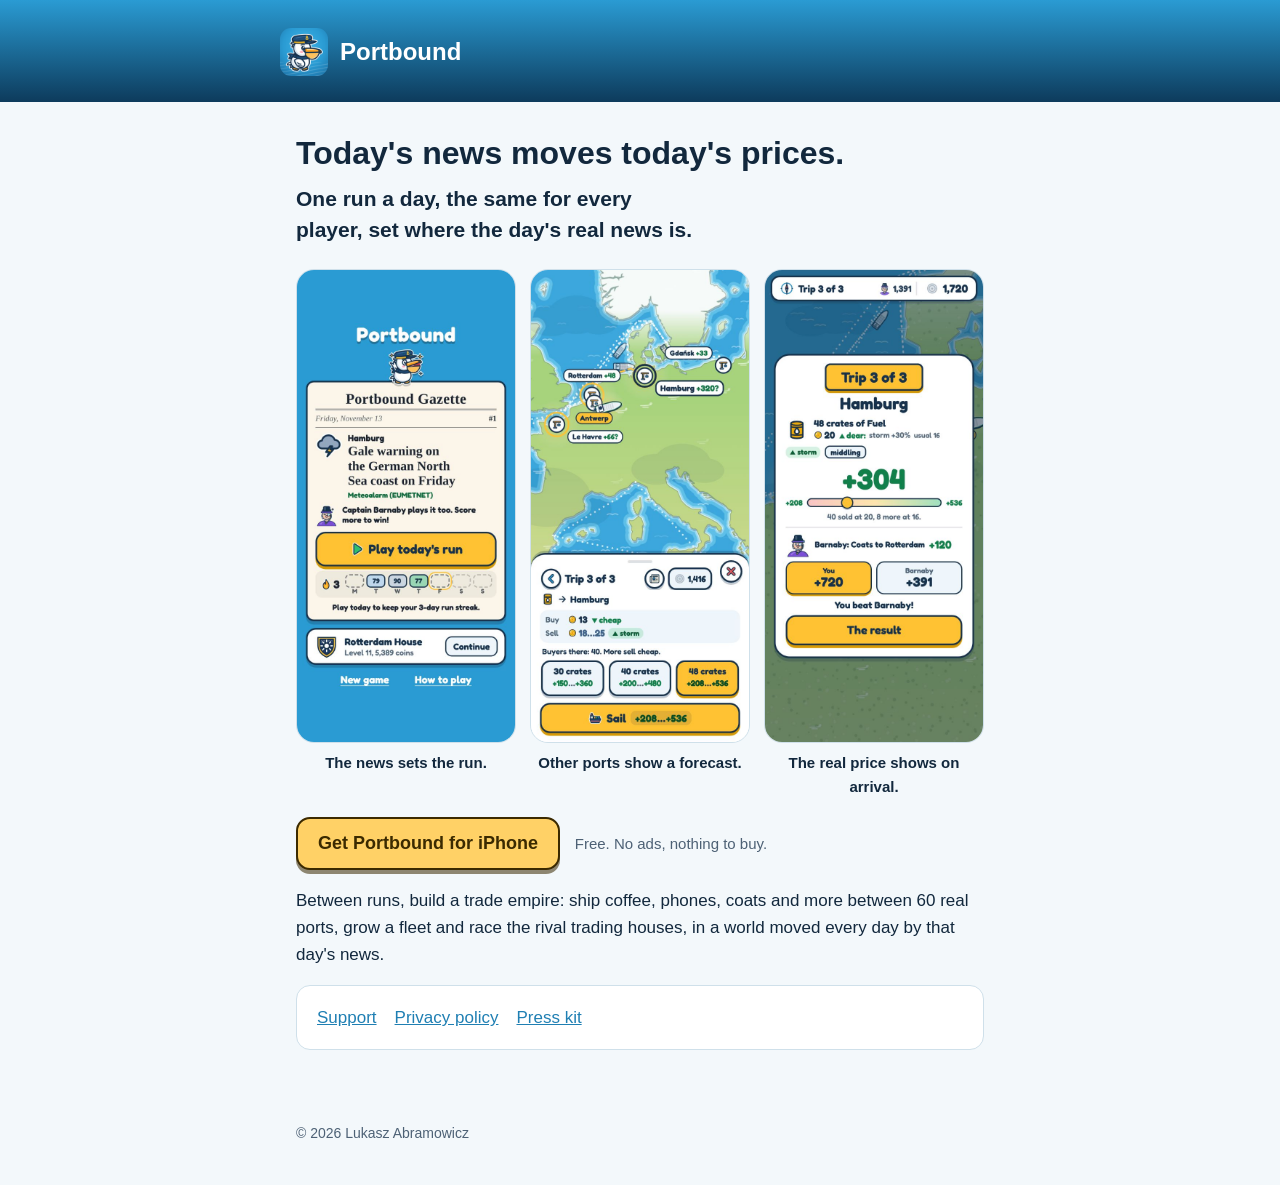
<file: docs/index.html>
<!doctype html>
<html lang="en">
<head>
<meta charset="utf-8">
<meta name="viewport" content="width=device-width, initial-scale=1, viewport-fit=cover">
<title>Portbound</title>
<meta name="description" content="Today's news moves today's prices. One run a day, the same for every player, set where the day's real news is.">
<!-- the link's card in chats (round 14, Move 4); the address moves with the site's own domain -->
<meta property="og:type" content="website">
<meta property="og:site_name" content="Portbound">
<meta property="og:title" content="Portbound">
<meta property="og:description" content="Today's news moves today's prices. One run a day, the same for everyone.">
<meta property="og:url" content="https://cloudbite-eu.github.io/portbound/">
<meta property="og:image" content="https://cloudbite-eu.github.io/portbound/img/og.jpg">
<meta property="og:image:width" content="1200">
<meta property="og:image:height" content="630">
<meta property="og:image:alt" content="Portbound: today's run on an iPhone">
<meta name="twitter:card" content="summary_large_image">
<!-- Safari's Smart App Banner (from the App Store release) -->
<meta name="apple-itunes-app" content="app-id=6832214671">
<link rel="icon" href="icon.png">
<link rel="apple-touch-icon" href="apple-touch-icon.png">
<link rel="stylesheet" href="style.css">
</head>
<body>
<header><a class="name" href="./"><img src="icon.png" alt="">Portbound</a></header>
<main>
  <!-- a shared score (version 1.1's share line ends with this page's address and ?n=<the run's number>&s=<the score>):
       the dare, the run it was, and where to get the game. Nothing but those two numbers comes with the link. -->
  <section class="dare card" id="dare" hidden>
    <p class="dare-say" id="dare-say"></p>
    <p class="dare-run" id="dare-run"></p>
    <p class="dare-head" id="dare-head" hidden></p>
    <p class="dare-then" id="dare-then"></p>
    <a class="store" href="https://apps.apple.com/app/id6832214671">Get Portbound for iPhone</a>
    <p class="muted dare-free">Free. No ads, nothing to buy.</p>
  </section>

  <h1>Today's news moves today's prices.</h1>
  <p class="lead">One run a day, the same for every player, set where the day's real news is.</p>

  <section class="today card" id="today" hidden>
    <p class="today-no" id="today-no"></p>
    <p class="today-where" id="today-where"></p>
    <p class="today-head" id="today-head"></p>
    <p class="today-src" id="today-src"></p>
  </section>

  <div class="shots">
    <figure><img src="img/run-1.jpg" width="600" height="1298" alt="The game's front page: today's headline and its source, the day's captain and the button Play today's run"><figcaption>The news sets the run.</figcaption></figure>
    <figure><img src="img/run-2.jpg" width="600" height="1298" alt="A trip to a port the ship has not seen: the price there as a range, the news as an arrow, each count of crates from worst to best"><figcaption>Other ports show a forecast.</figcaption></figure>
    <figure><img src="img/run-3.jpg" width="600" height="1298" alt="The card on arrival: the real price, how strong the news was, the profit within its forecast and the race with the day's captain"><figcaption>The real price shows on arrival.</figcaption></figure>
  </div>

  <p class="avail" id="get"><a class="store" href="https://apps.apple.com/app/id6832214671">Get Portbound for iPhone</a> <span class="muted">Free. No ads, nothing to buy.</span></p>
  <p>Between runs, build a trade empire: ship coffee, phones, coats and more between 60 real ports, grow a fleet and
  race the rival trading houses, in a world moved every day by that day's news.</p>
  <div class="card">
    <nav><a href="support.html">Support</a><a href="privacy.html">Privacy policy</a><a href="press.html">Press kit</a></nav>
  </div>
</main>
<footer>© 2026 Lukasz Abramowicz</footer>
<script>
// The world's day (version 1.1: the game's date is the UTC date, the same for every player) and its run's number;
// today's run from today's day file (the same file every player's game reads): where it is and the news that set it.
// A shared score (?n=<the run's number>&s=<the score>, whole numbers, nothing else read): the dare over the page.
(function () {
  var DAY1 = Date.UTC(2026, 10, 16);   // run #1: the launch day, 16 November 2026
  var iso = function (ms) { return new Date(ms).toISOString().slice(0, 10); };
  var now = new Date(), today = iso(Date.UTC(now.getUTCFullYear(), now.getUTCMonth(), now.getUTCDate()));
  var noOf = function (date) { var p = date.split('-'); return Math.max(1, Math.round((Date.UTC(+p[0], +p[1] - 1, +p[2]) - DAY1) / 864e5) + 1); };
  var dateOf = function (no) { return iso(DAY1 + (no - 1) * 864e5); };
  var get = function (u) { return fetch(u, { cache: 'no-cache' }).then(function (r) { return r.ok ? r.json() : null; }).catch(function () { return null; }); };
  var places = get('places.json');
  // a day's lead: its headline, its source, its region; null with no final file or no headline
  var leadOf = function (date) {
    return Promise.all([get('days/' + date + '.json'), places]).then(function (a) {
      var f = a[0], P = a[1];
      if (!f || f.date !== date || !(f.final === true || f.model >= 2) || !P || !Array.isArray(f.events) || !f.events.length) return null;
      var e = f.events.filter(function (x) { return x.lead === true; })[0] || f.events[0];
      var h = typeof e.h === 'string' ? e.h : (e.h && e.h.en) || '';
      var region = e.region && P.regions[e.region] ? P.regions[e.region] : null;
      var place = e.port || e.b || null;
      if (!region && place && P.ports[place]) region = P.regions[P.ports[place][1]];
      return h ? { h: h, src: e.src || '', region: region } : null;
    });
  };
  var set = function (id, text) { var n = document.getElementById(id); n.textContent = text; return n; };
  leadOf(today).then(function (L) {
    if (!L) return;
    set('today-no', 'Portbound #' + noOf(today));
    set('today-where', L.region ? "Today's run: " + L.region : "Today's run");
    set('today-head', L.h);
    set('today-src', L.src ? 'Source: ' + L.src : '');
    document.getElementById('today').hidden = false;
  });
  // the dare
  var q = /^\?(?:.*&)?n=(\d{1,5})(?:&|$)/.exec(location.search), q2 = /[?&]s=(\d{1,3})(?:&|$)/.exec(location.search);
  var n = q ? parseInt(q[1], 10) : 0, s = q2 ? parseInt(q2[1], 10) : -1;
  if (!(n >= 1 && s >= 0 && s <= 100)) return;
  var nowNo = noOf(today), live = n === nowNo && Date.UTC(now.getUTCFullYear(), now.getUTCMonth(), now.getUTCDate()) >= DAY1;
  if (n > nowNo + 1) return;   // (a run that has not been: no dare)
  set('dare-say', 'I scored ' + s + '. Beat me.');
  set('dare-run', 'Portbound #' + n + (live ? ", today's run: three trips, a score out of 100." : ': three trips, a score out of 100.'));
  var ends = new Date(Date.UTC(now.getUTCFullYear(), now.getUTCMonth(), now.getUTCDate() + 1)), hm = String(ends.getHours()).padStart(2, '0') + ':' + String(ends.getMinutes()).padStart(2, '0');
  set('dare-then', live ? 'It is the same run for you, open until ' + hm + ' on your clock.' : 'That run is over. Every day brings a new one, the same for every player.');
  document.getElementById('dare').hidden = false;
  document.title = 'Portbound #' + n + ': ' + s + '/100. Beat me.';
  leadOf(dateOf(n)).then(function (L) { if (L) set('dare-head', L.h).hidden = false; });
})();
</script>
</body>
</html>
</file>
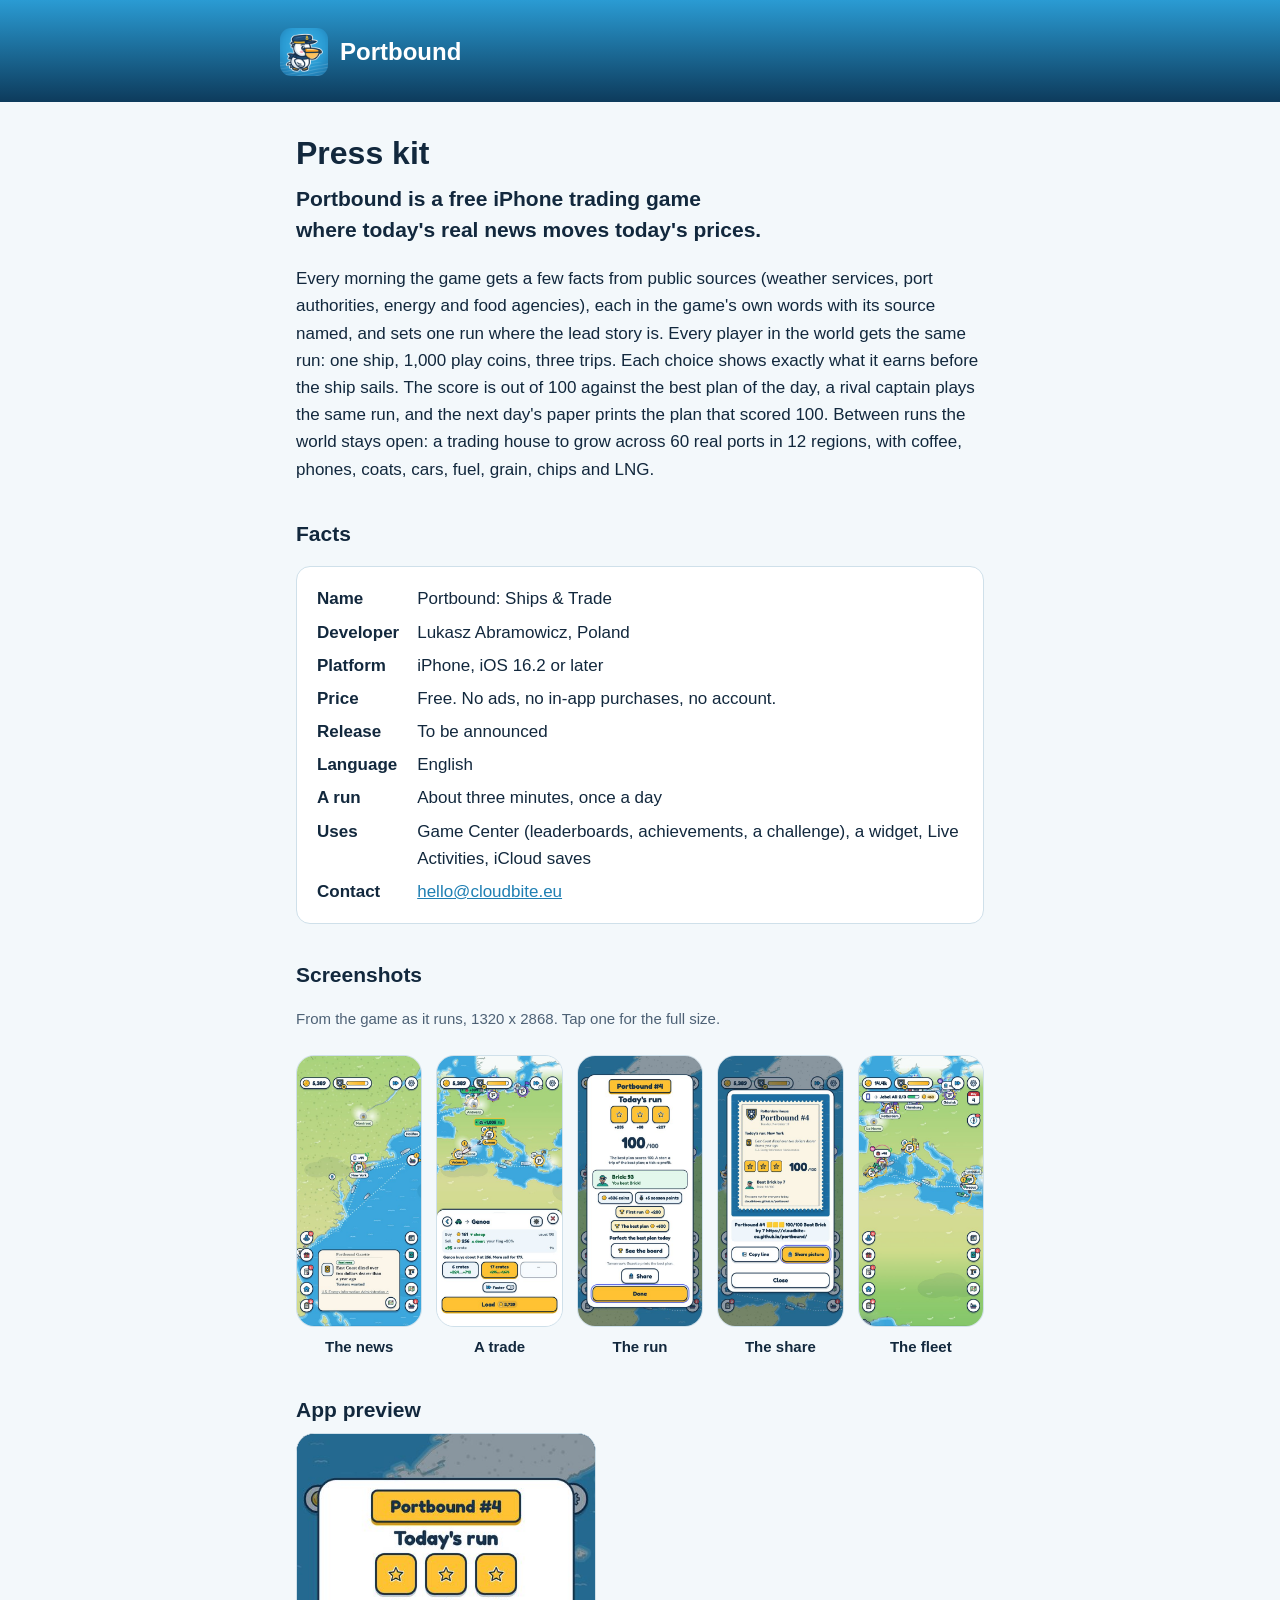
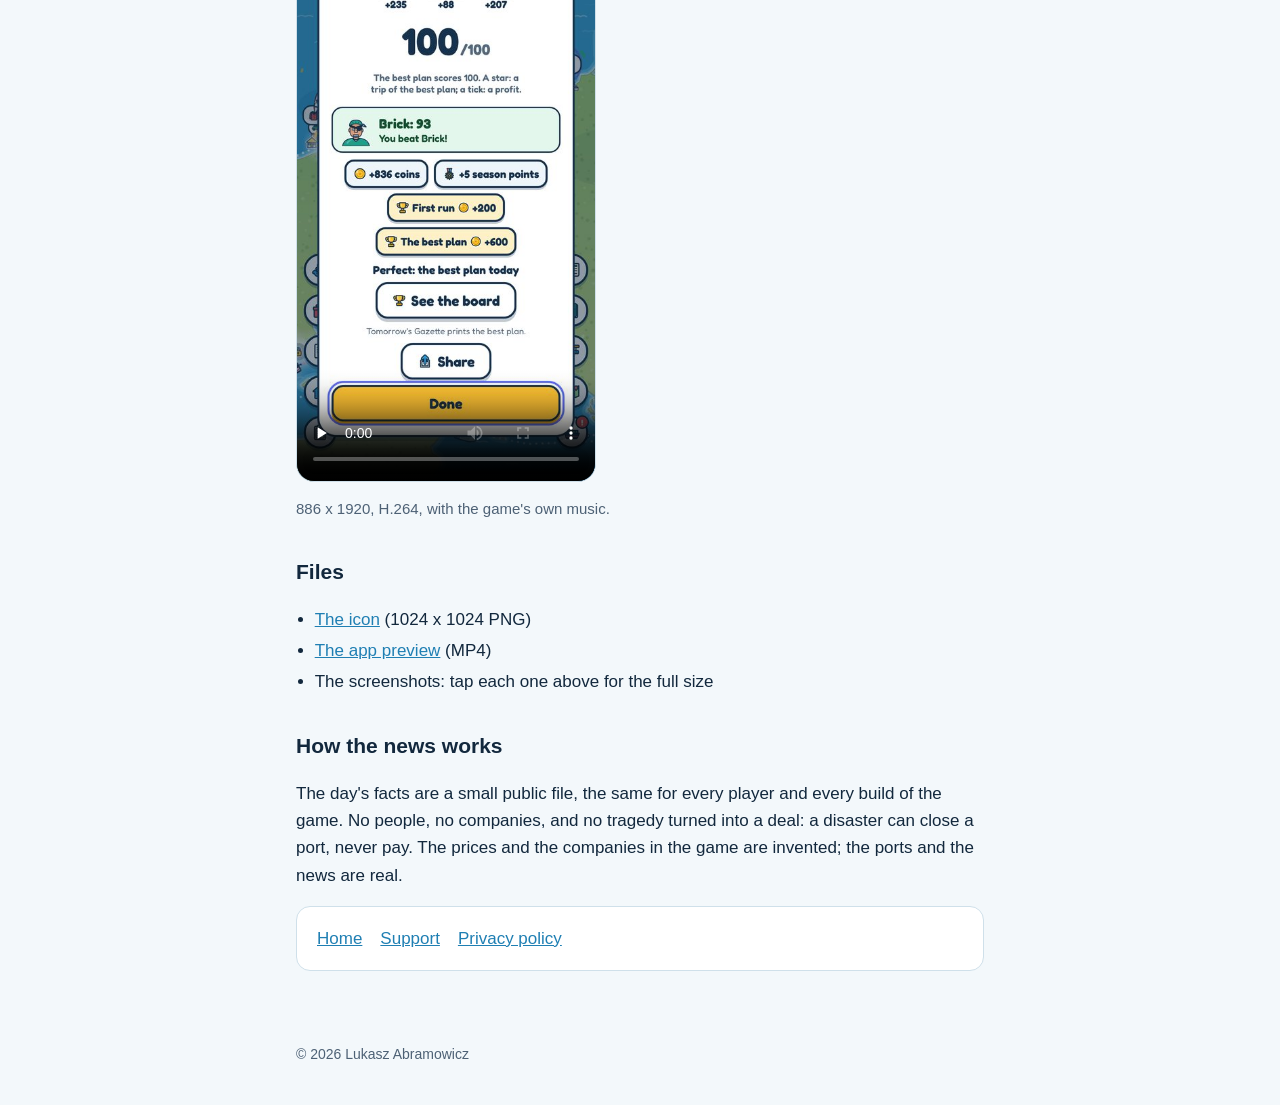
<file: docs/press.html>
<!doctype html>
<html lang="en">
<head>
<meta charset="utf-8">
<meta name="viewport" content="width=device-width, initial-scale=1, viewport-fit=cover">
<title>Press kit · Portbound</title>
<meta name="description" content="Portbound for the press: the pitch, the facts, screenshots, the icon and the app preview.">
<link rel="icon" href="icon.png">
<link rel="apple-touch-icon" href="apple-touch-icon.png">
<link rel="stylesheet" href="style.css">
<style>
  .facts { display: grid; grid-template-columns: max-content minmax(0, 1fr); gap: 6px 18px; margin: 0; }
  .facts dt { font-weight: 700; }
  .facts dd { margin: 0; min-width: 0; }
  .files { padding-left: 1.1em; }
  .files li { margin: 4px 0; }
  .press-shots { grid-template-columns: repeat(5, minmax(0, 1fr)); }
  @media (max-width: 720px) { .press-shots { grid-template-columns: repeat(3, minmax(0, 1fr)); } }
  video { width: min(100%, 300px); height: auto; border-radius: 18px; border: 1px solid var(--line); display: block; background: var(--deep); }
</style>
</head>
<body>
<header><a class="name" href="./"><img src="icon.png" alt="">Portbound</a></header>
<main>
  <h1>Press kit</h1>
  <p class="lead">Portbound is a free iPhone trading game where today's real news moves today's prices.</p>
  <p>Every morning the game gets a few facts from public sources (weather services, port authorities, energy and food
  agencies), each in the game's own words with its source named, and sets one run where the lead story is. Every
  player in the world gets the same run: one ship, 1,000 play coins, three trips. Each choice shows exactly what it
  earns before the ship sails. The score is out of 100 against the best plan of the day, a rival captain plays the same
  run, and the next day's paper prints the plan that scored 100. Between runs the world stays open: a trading house to
  grow across 60 real ports in 12 regions, with coffee, phones, coats, cars, fuel, grain, chips and LNG.</p>

  <h2>Facts</h2>
  <div class="card">
    <dl class="facts">
      <dt>Name</dt><dd>Portbound: Ships &amp; Trade</dd>
      <dt>Developer</dt><dd>Lukasz Abramowicz, Poland</dd>
      <dt>Platform</dt><dd>iPhone, iOS 16.2 or later</dd>
      <dt>Price</dt><dd>Free. No ads, no in-app purchases, no account.</dd>
      <dt>Release</dt><dd id="release">To be announced</dd>
      <dt>Language</dt><dd>English</dd>
      <dt>A run</dt><dd>About three minutes, once a day</dd>
      <dt>Uses</dt><dd>Game Center (leaderboards, achievements, a challenge), a widget, Live Activities, iCloud saves</dd>
      <dt>Contact</dt><dd><a href="mailto:hello@cloudbite.eu">hello@cloudbite.eu</a></dd>
    </dl>
  </div>

  <h2>Screenshots</h2>
  <p class="muted">From the game as it runs, 1320 x 2868. Tap one for the full size.</p>
  <div class="shots press-shots">
    <figure><a href="press/1-paper.png"><img src="press/1-paper-small.jpg" width="440" height="956" alt="The day's paper: a real headline lit on the map"></a><figcaption>The news</figcaption></figure>
    <figure><a href="press/2-sail.png"><img src="press/2-sail-small.jpg" width="440" height="956" alt="A ship's trade: how many crates, and what each choice earns"></a><figcaption>A trade</figcaption></figure>
    <figure><a href="press/3-result.png"><img src="press/3-result-small.jpg" width="440" height="956" alt="Today's run: the score out of 100 against the day's captain"></a><figcaption>The run</figcaption></figure>
    <figure><a href="press/4-share.png"><img src="press/4-share-small.jpg" width="440" height="956" alt="The share card of a run"></a><figcaption>The share</figcaption></figure>
    <figure><a href="press/5-fleet.png"><img src="press/5-fleet-small.jpg" width="440" height="956" alt="A fleet across four regions of the world map"></a><figcaption>The fleet</figcaption></figure>
  </div>

  <h2>App preview</h2>
  <video src="press/preview.mp4" controls playsinline preload="none" poster="press/3-result-small.jpg" width="443" height="960"></video>
  <p class="muted">886 x 1920, H.264, with the game's own music.</p>

  <h2>Files</h2>
  <ul class="files">
    <li><a href="press/icon-1024.png">The icon</a> (1024 x 1024 PNG)</li>
    <li><a href="press/preview.mp4">The app preview</a> (MP4)</li>
    <li>The screenshots: tap each one above for the full size</li>
  </ul>

  <h2>How the news works</h2>
  <p>The day's facts are a small public file, the same for every player and every build of the game. No people, no
  companies, and no tragedy turned into a deal: a disaster can close a port, never pay. The prices and the companies in
  the game are invented; the ports and the news are real.</p>

  <div class="card">
    <nav><a href="./">Home</a><a href="support.html">Support</a><a href="privacy.html">Privacy policy</a></nav>
  </div>
</main>
<footer>© 2026 Lukasz Abramowicz</footer>
</body>
</html>
</file>
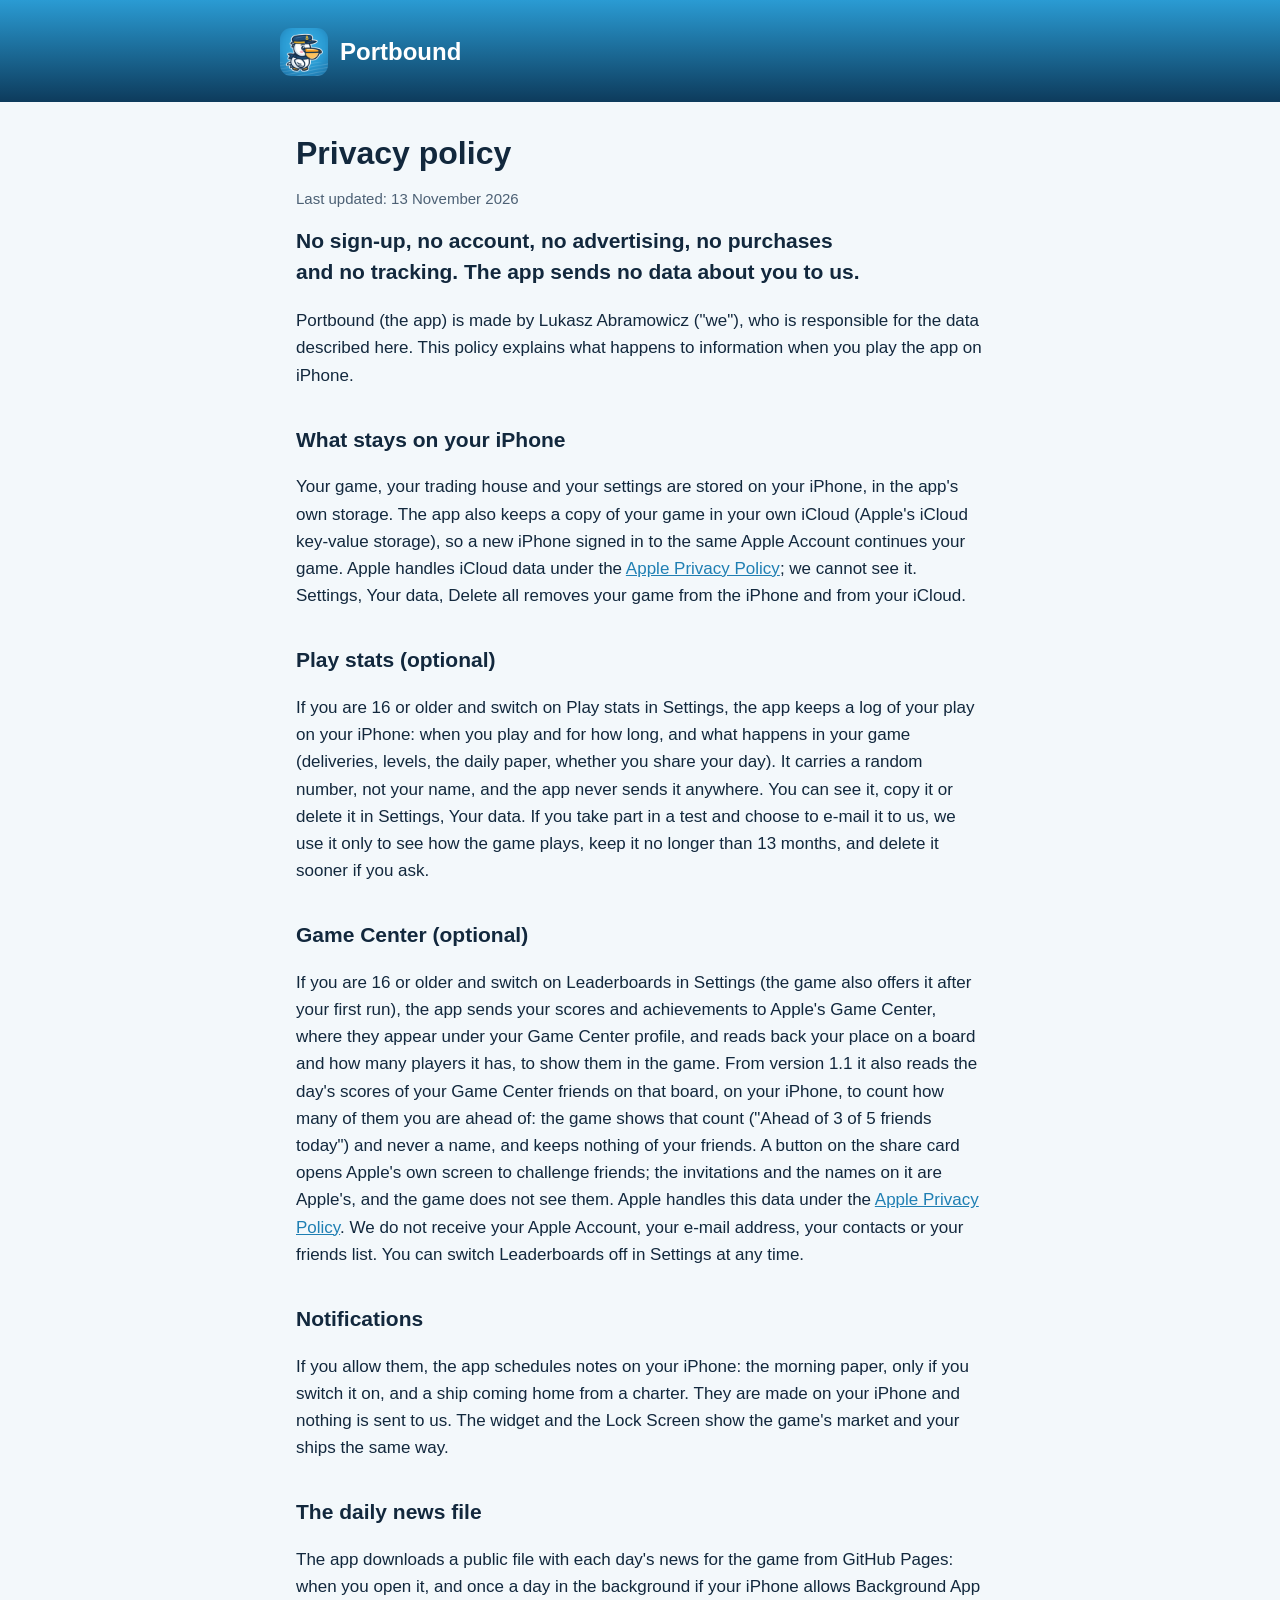
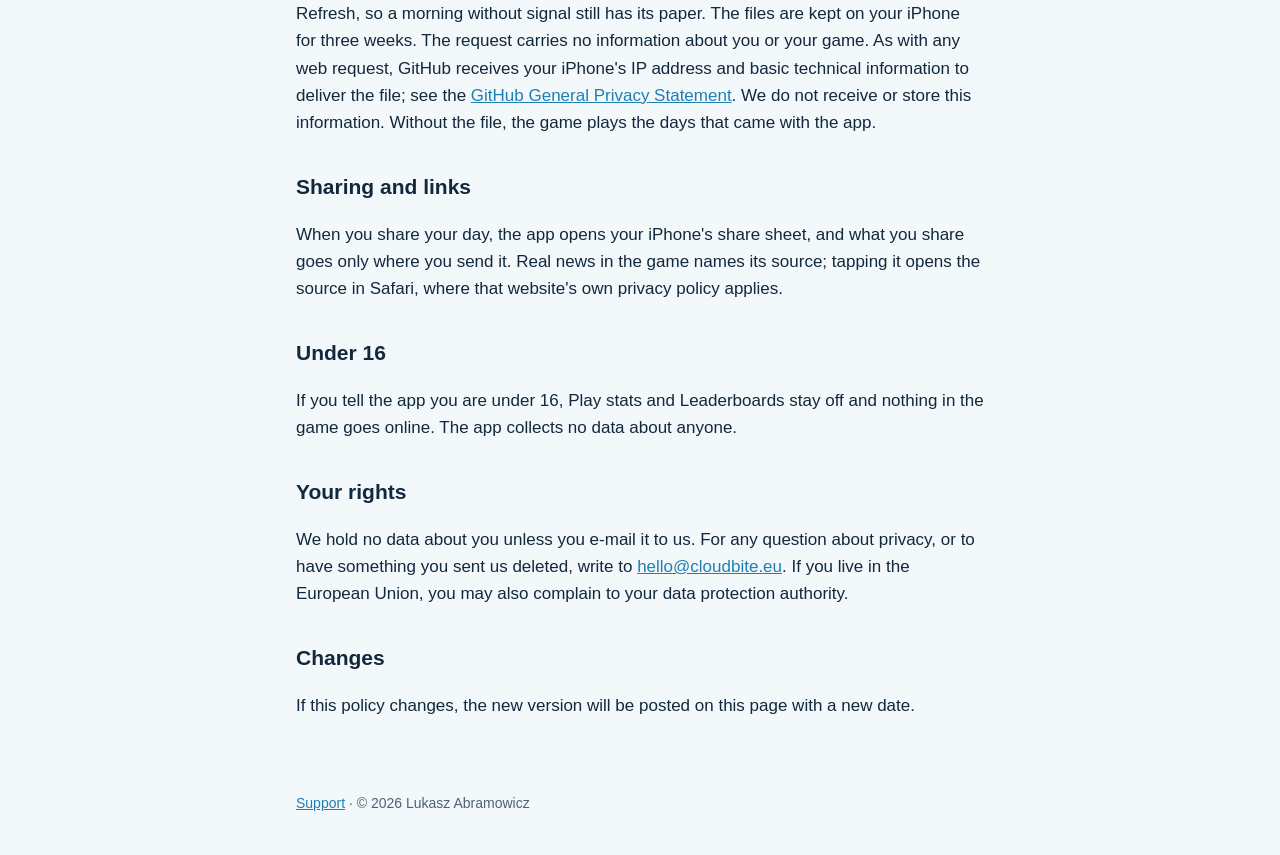
<file: docs/privacy.html>
<!doctype html>
<html lang="en">
<head>
<meta charset="utf-8">
<meta name="viewport" content="width=device-width, initial-scale=1, viewport-fit=cover">
<title>Privacy policy · Portbound</title>
<link rel="icon" href="icon.png">
<link rel="apple-touch-icon" href="apple-touch-icon.png">
<link rel="stylesheet" href="style.css">
</head>
<body>
<header><a class="name" href="./"><img src="icon.png" alt="">Portbound</a></header>
<main>
  <h1>Privacy policy</h1>
  <p class="muted">Last updated: 13 November 2026</p>
  <p class="lead">No sign-up, no account, no advertising, no purchases and no tracking. The app sends no data about
  you to us.</p>
  <p>Portbound (the app) is made by Lukasz Abramowicz ("we"), who is responsible for the data described here. This
  policy explains what happens to information when you play the app on iPhone.</p>

  <h2>What stays on your iPhone</h2>
  <p>Your game, your trading house and your settings are stored on your iPhone, in the app's own storage.
  The app also keeps a copy of your game in your own iCloud (Apple's iCloud key-value storage), so a new iPhone signed
  in to the same Apple Account continues your game. Apple handles iCloud data under the
  <a href="https://www.apple.com/legal/privacy/">Apple Privacy Policy</a>; we cannot see it. Settings, Your data,
  Delete all removes your game from the iPhone and from your iCloud.</p>

  <h2>Play stats (optional)</h2>
  <p>If you are 16 or older and switch on Play stats in Settings, the app keeps a log of your play on your iPhone: when
  you play and for how long, and what happens in your game (deliveries, levels, the daily paper, whether you share
  your day). It carries a random number, not your
  name, and the app never sends it anywhere. You can see it, copy it or delete it in Settings, Your data. If you take
  part in a test and choose to e-mail it to us, we use it only to see how the game plays, keep it no longer than 13
  months, and delete it sooner if you ask.</p>

  <h2>Game Center (optional)</h2>
  <p>If you are 16 or older and switch on Leaderboards in Settings (the game also offers it after your first run), the
  app sends your scores and achievements to Apple's Game Center, where they appear under your Game Center profile, and
  reads back your place on a board and how many players it has, to show them in the game. From version 1.1 it also
  reads the day's scores of your Game Center friends on that board, on your iPhone, to count how many of them you are
  ahead of: the game shows that count ("Ahead of 3 of 5 friends today") and never a name, and keeps nothing of your
  friends. A button on the share card opens Apple's own screen to challenge friends; the invitations and the names on
  it are Apple's, and the game does not see them. Apple handles this data
  under the <a href="https://www.apple.com/legal/privacy/">Apple Privacy Policy</a>. We do not receive your Apple
  Account, your e-mail address, your contacts or your friends list. You can switch Leaderboards off in Settings at any
  time.</p>

  <h2>Notifications</h2>
  <p>If you allow them, the app schedules notes on your iPhone: the morning paper, only if you switch it on, and a ship
  coming home from a charter. They are made on your iPhone and nothing is sent to us. The widget and the Lock Screen
  show the game's market and your ships the same way.</p>

  <h2>The daily news file</h2>
  <p>The app downloads a public file with each day's news for the game from GitHub Pages: when you open it, and
  once a day in the background if your iPhone allows Background App Refresh, so a morning without signal still has its
  paper. The files are kept on your iPhone for three weeks. The request carries no information about you or your
  game. As with any web request, GitHub receives your iPhone's IP address and
  basic technical information to deliver the file; see the
  <a href="https://docs.github.com/en/site-policy/privacy-policies/github-general-privacy-statement">GitHub General
  Privacy Statement</a>. We do not receive or store this information. Without the file, the game plays the days that
  came with the app.</p>

  <h2>Sharing and links</h2>
  <p>When you share your day, the app opens your iPhone's share sheet, and what you share goes only where you send it.
  Real news in the game names its source; tapping it opens the source in Safari, where that website's own privacy
  policy applies.</p>

  <h2>Under 16</h2>
  <p>If you tell the app you are under 16, Play stats and Leaderboards stay off and nothing in the game goes online.
  The app collects no data about anyone.</p>

  <h2>Your rights</h2>
  <p>We hold no data about you unless you e-mail it to us. For any question about privacy, or to have something you
  sent us deleted, write to <a href="mailto:hello@cloudbite.eu">hello@cloudbite.eu</a>. If you live in the European
  Union, you may also complain to your data protection authority.</p>

  <h2>Changes</h2>
  <p>If this policy changes, the new version will be posted on this page with a new date.</p>
</main>
<footer><a href="support.html">Support</a> · © 2026 Lukasz Abramowicz</footer>
</body>
</html>
</file>
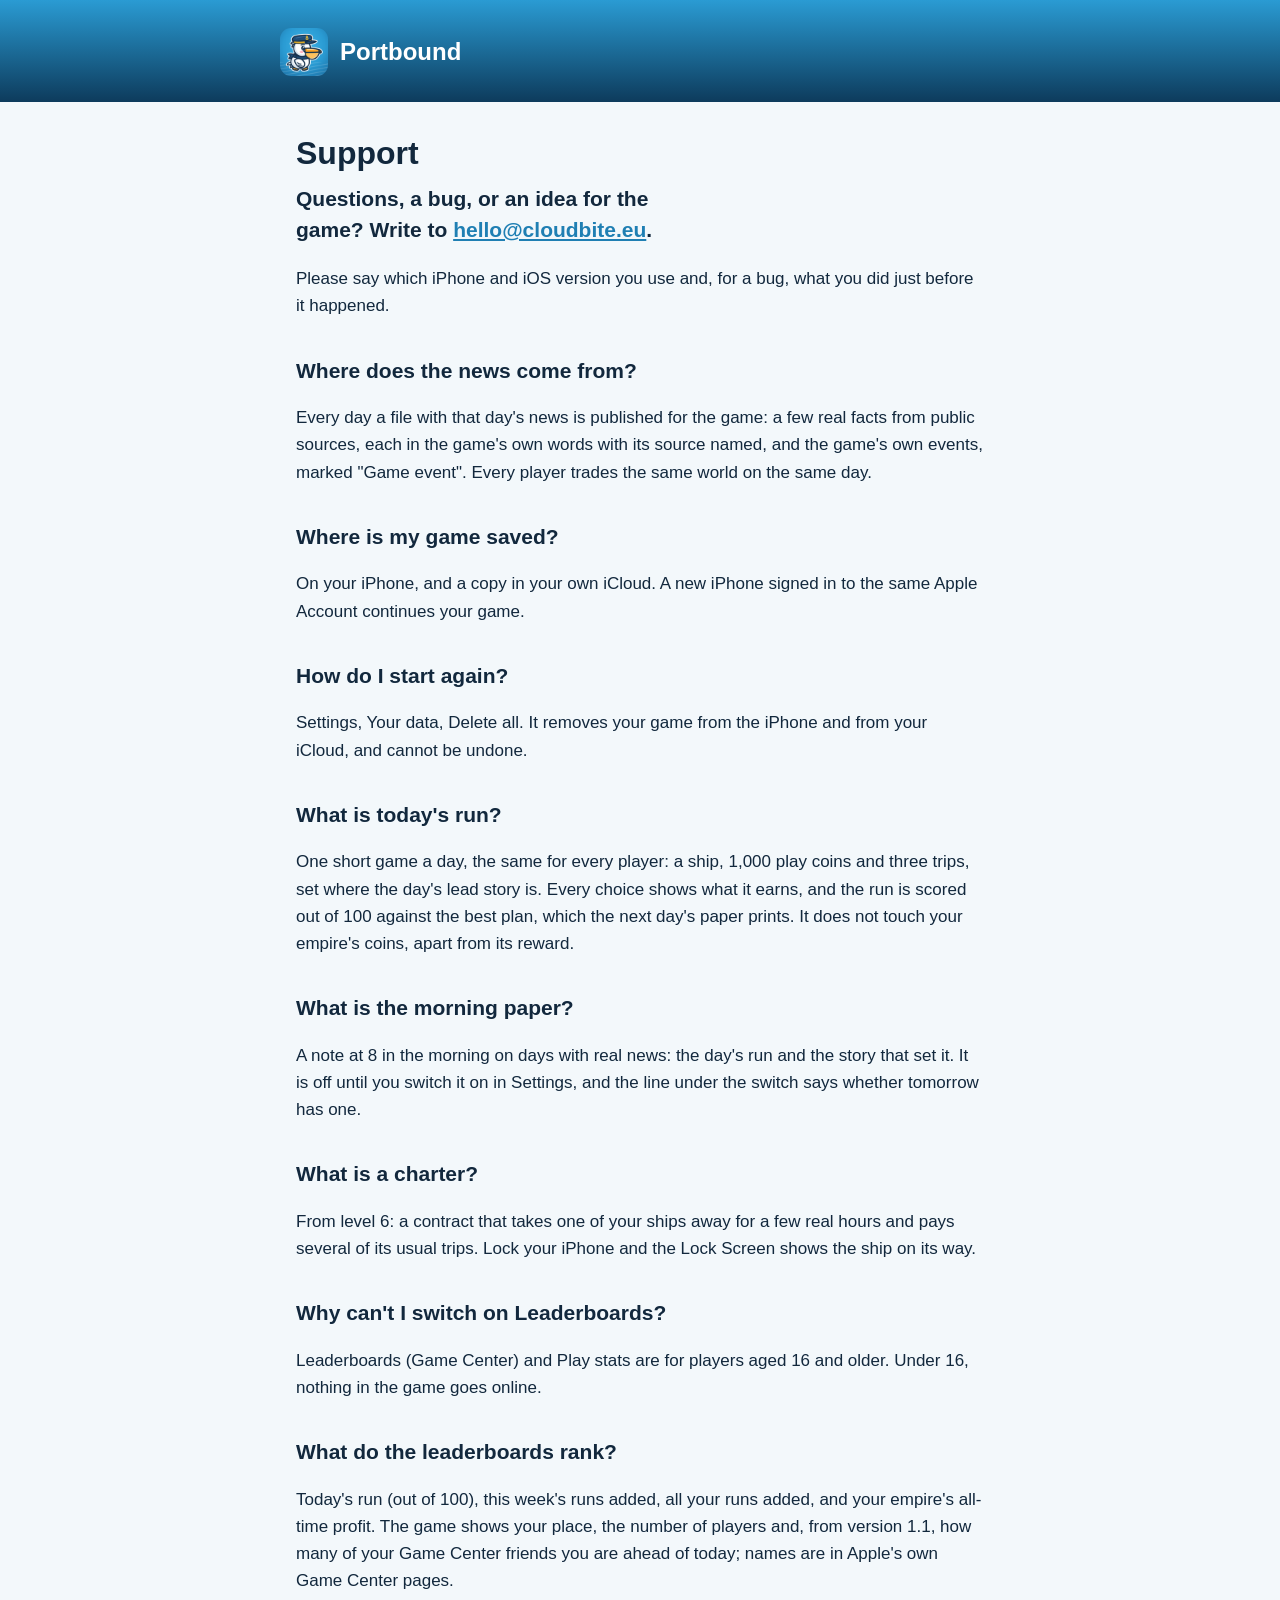
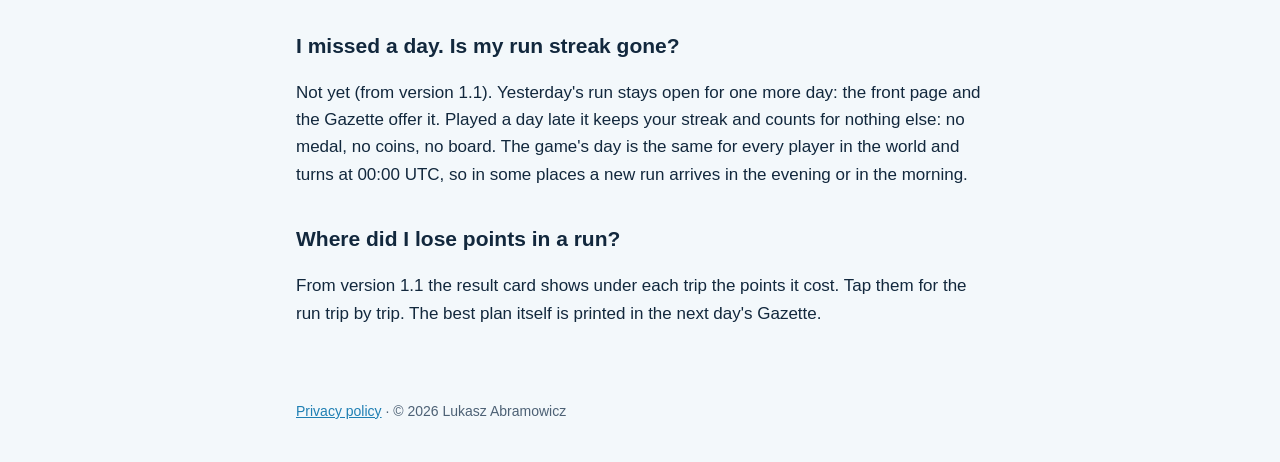
<file: docs/support.html>
<!doctype html>
<html lang="en">
<head>
<meta charset="utf-8">
<meta name="viewport" content="width=device-width, initial-scale=1, viewport-fit=cover">
<title>Support · Portbound</title>
<link rel="icon" href="icon.png">
<link rel="apple-touch-icon" href="apple-touch-icon.png">
<link rel="stylesheet" href="style.css">
</head>
<body>
<header><a class="name" href="./"><img src="icon.png" alt="">Portbound</a></header>
<main>
  <h1>Support</h1>
  <p class="lead">Questions, a bug, or an idea for the game? Write to <a href="mailto:hello@cloudbite.eu">hello@cloudbite.eu</a>.</p>
  <p>Please say which iPhone and iOS version you use and, for a bug, what you did just before it happened.</p>

  <h2>Where does the news come from?</h2>
  <p>Every day a file with that day's news is published for the game: a few real facts from public sources, each in
  the game's own words with its source named, and the game's own events, marked "Game event". Every player trades the
  same world on the same day.</p>

  <h2>Where is my game saved?</h2>
  <p>On your iPhone, and a copy in your own iCloud. A new iPhone signed in to the same Apple Account continues your
  game.</p>

  <h2>How do I start again?</h2>
  <p>Settings, Your data, Delete all. It removes your game from the iPhone and from your iCloud, and cannot be
  undone.</p>

  <h2>What is today's run?</h2>
  <p>One short game a day, the same for every player: a ship, 1,000 play coins and three trips, set where the day's
  lead story is. Every choice shows what it earns, and the run is scored out of 100 against the best plan, which the
  next day's paper prints. It does not touch your empire's coins, apart from its reward.</p>

  <h2>What is the morning paper?</h2>
  <p>A note at 8 in the morning on days with real news: the day's run and the story that set it. It is off until you
  switch it on in Settings, and the line under the switch says whether tomorrow has one.</p>

  <h2>What is a charter?</h2>
  <p>From level 6: a contract that takes one of your ships away for a few real hours and pays several of its usual
  trips. Lock your iPhone and the Lock Screen shows the ship on its way.</p>

  <h2>Why can't I switch on Leaderboards?</h2>
  <p>Leaderboards (Game Center) and Play stats are for players aged 16 and older. Under 16, nothing in the game goes
  online.</p>

  <h2>What do the leaderboards rank?</h2>
  <p>Today's run (out of 100), this week's runs added, all your runs added, and your empire's all-time profit. The game
  shows your place, the number of players and, from version 1.1, how many of your Game Center friends you are ahead
  of today; names are in Apple's own Game Center pages.</p>

  <h2>I missed a day. Is my run streak gone?</h2>
  <p>Not yet (from version 1.1). Yesterday's run stays open for one more day: the front page and the Gazette offer it.
  Played a day late it keeps your streak and counts for nothing else: no medal, no coins, no board. The game's day is
  the same for every player in the world and turns at 00:00 UTC, so in some places a new run arrives in the evening or
  in the morning.</p>

  <h2>Where did I lose points in a run?</h2>
  <p>From version 1.1 the result card shows under each trip the points it cost. Tap them for the run trip by trip. The
  best plan itself is printed in the next day's Gazette.</p>
</main>
<footer><a href="privacy.html">Privacy policy</a> · © 2026 Lukasz Abramowicz</footer>
</body>
</html>
</file>
<file: docs/style.css>
:root { --bg: #f3f8fb; --card: #ffffff; --ink: #12283d; --muted: #4d6175; --line: #cfe0ea; --accent: #1f7fb3; --sea: #2a9bd3; --deep: #0d3b5c; --sand: #ffd166; color-scheme: light; }
@media (prefers-color-scheme: dark) { :root { --bg: #0b2235; --card: #10314b; --ink: #eef5fa; --muted: #b3c6d6; --line: #1f4a6b; --accent: #7cc8f0; --deep: #071a29; color-scheme: dark; } }
* { box-sizing: border-box; }
body { margin: 0; background: var(--bg); color: var(--ink); font: 17px/1.6 -apple-system, BlinkMacSystemFont, "Segoe UI", Roboto, sans-serif; }
header { background: linear-gradient(180deg, var(--sea), var(--deep)); color: #fff; padding: 28px max(16px, env(safe-area-inset-left)) 26px; }
header a { color: #fff; text-decoration: none; }
header .name { font-weight: 800; font-size: 24px; display: flex; align-items: center; gap: 12px; max-width: 720px; margin: 0 auto; }
header img { width: 48px; height: 48px; border-radius: 11px; }
main { max-width: 720px; margin: 0 auto; padding: 32px max(16px, env(safe-area-inset-right)) 56px max(16px, env(safe-area-inset-left)); }
h1 { font-size: 32px; line-height: 1.2; margin: 0 0 8px; text-wrap: balance; }
h2 { font-size: 21px; margin: 34px 0 6px; }
.lead { font-size: 21px; line-height: 1.45; font-weight: 700; margin: 12px 0 20px; text-wrap: balance; }
.muted { color: var(--muted); font-size: 15px; }
a { color: var(--accent); }
.card { background: var(--card); border: 1px solid var(--line); border-radius: 14px; padding: 18px 20px; margin: 16px 0; }
.mark { display: inline-block; background: var(--sand); color: #3b2a00; font-weight: 700; font-size: 14px; border-radius: 999px; padding: 2px 12px; }
footer { max-width: 720px; margin: 0 auto; padding: 0 max(16px, env(safe-area-inset-right)) 40px max(16px, env(safe-area-inset-left)); color: var(--muted); font-size: 14px; }
nav a { margin-right: 18px; }
.today { border-left: 6px solid var(--sand); }
.today p { margin: 0; }
.today .today-no { font-size: 14px; font-weight: 700; color: var(--muted); }
.today .today-where { font-size: 20px; font-weight: 800; margin-top: 2px; }
.today .today-head { font-family: Georgia, "Times New Roman", serif; font-style: italic; font-size: 19px; line-height: 1.4; margin-top: 8px; }
.today .today-src { font-size: 14px; color: var(--muted); margin-top: 6px; }
.shots { display: grid; grid-template-columns: repeat(3, minmax(0, 1fr)); gap: 14px; margin: 24px 0 8px; }
.shots figure { margin: 0; min-width: 0; }
.shots img { width: 100%; height: auto; border-radius: 18px; border: 1px solid var(--line); display: block; }
.shots figcaption { font-size: 15px; font-weight: 700; margin-top: 8px; text-align: center; }
@media (max-width: 560px) { .shots { grid-template-columns: none; grid-auto-flow: column; grid-auto-columns: 72%; overflow-x: auto; scroll-snap-type: x mandatory; padding-bottom: 6px; } .shots figure { scroll-snap-align: start; } }
.avail { margin-top: 18px; }
.avail .mark { margin-right: 6px; }
/* a shared score: the dare, and where to get the game */
.dare { border: 2px solid var(--ink); border-left-width: 8px; border-left-color: var(--sand); margin-top: 0; margin-bottom: 28px; }
.dare p { margin: 0; }
.dare .dare-say { font-size: 30px; line-height: 1.15; font-weight: 800; text-wrap: balance; }
.dare .dare-run { font-size: 17px; font-weight: 700; margin-top: 6px; }
.dare .dare-head { font-family: Georgia, "Times New Roman", serif; font-style: italic; font-size: 19px; line-height: 1.4; margin-top: 8px; }
.dare .dare-then { margin-top: 8px; }
.dare .store { margin-top: 14px; }
.dare .dare-free { margin-top: 8px; }
.store { display: inline-block; background: var(--sand); color: #3b2a00; font-weight: 800; font-size: 18px; text-decoration: none; border: 2px solid #3b2a00; border-radius: 14px; padding: 10px 20px; box-shadow: 0 4px 0 rgba(59, 42, 0, 0.55); }
.store:active { transform: translateY(3px); box-shadow: 0 1px 0 rgba(59, 42, 0, 0.55); }
.store:focus-visible { outline: 3px solid var(--accent); outline-offset: 3px; }
.avail .store { margin-right: 10px; }
</file>
